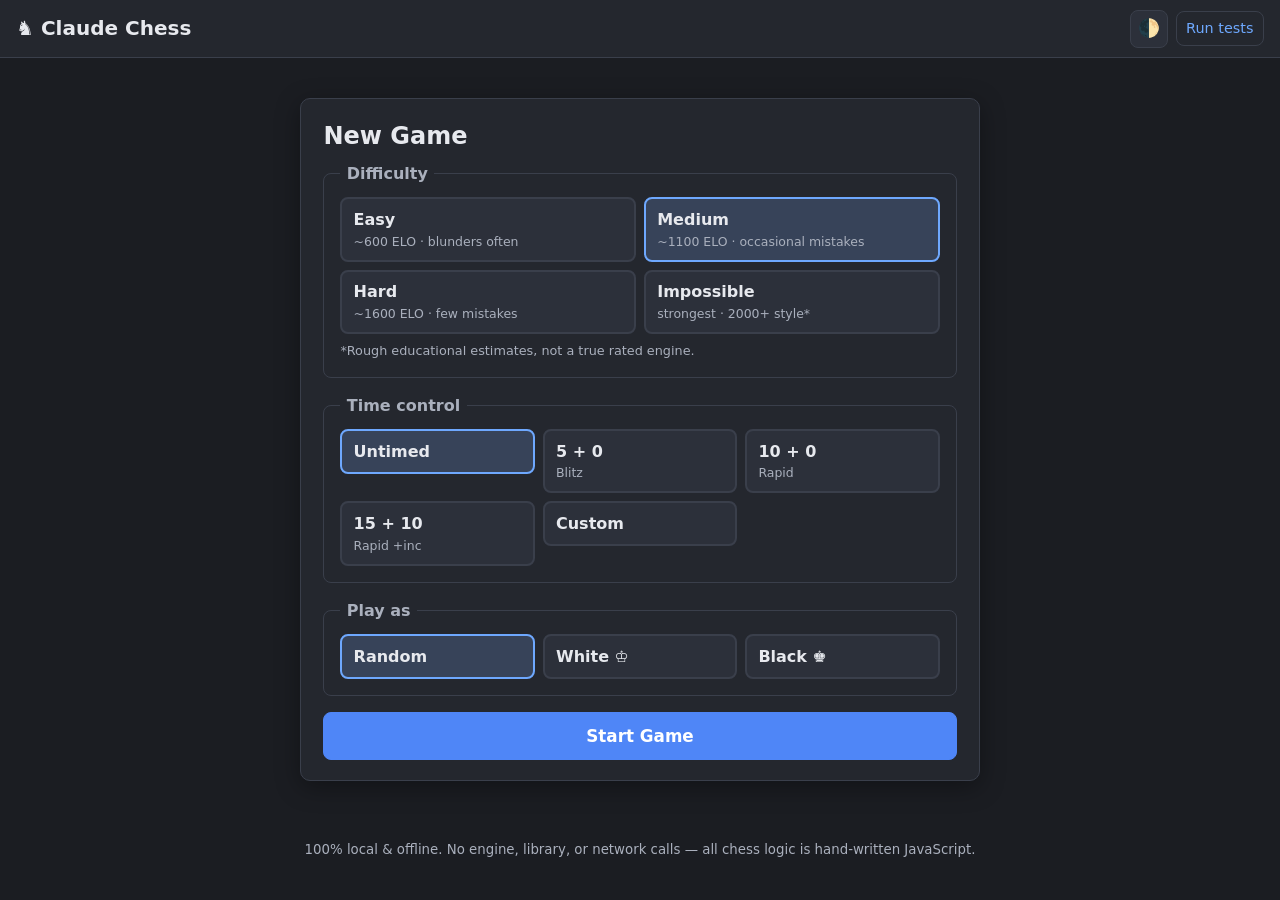
<file: index.html>
<!DOCTYPE html>
<html lang="en" data-theme="dark" data-board="classic">
<head>
  <meta charset="UTF-8">
  <meta name="viewport" content="width=device-width, initial-scale=1.0">
  <meta name="description" content="Offline browser chess vs a local AI bot. Vanilla HTML/CSS/JS, no dependencies.">
  <title>Claude Chess — Play vs a Local Bot</title>
  <link rel="stylesheet" href="styles.css">
</head>
<body>
  <a class="skip-link" href="#board">Skip to board</a>

  <header class="app-header">
    <h1>♞ Claude Chess</h1>
    <div class="header-controls">
      <button id="theme-toggle" type="button" class="icon-btn" aria-label="Toggle light/dark theme" title="Toggle theme">🌓</button>
      <a class="link-btn" href="tests.html">Run tests</a>
    </div>
  </header>

  <!-- ============================ SETUP SCREEN ============================ -->
  <main id="setup-screen" class="screen" aria-labelledby="setup-title">
    <section class="setup-card">
      <h2 id="setup-title">New Game</h2>

      <!-- Resume prompt (shown only when a saved unfinished game exists) -->
      <div id="resume-panel" class="resume-panel" hidden>
        <p>You have an unfinished game.</p>
        <div class="resume-actions">
          <button id="resume-btn" type="button" class="btn primary">Resume Game</button>
          <button id="discard-btn" type="button" class="btn">Start New Game</button>
        </div>
      </div>

      <form id="setup-form">
        <fieldset>
          <legend>Difficulty</legend>
          <div class="option-grid" role="radiogroup" aria-label="Difficulty">
            <label class="option">
              <input type="radio" name="difficulty" value="easy">
              <span class="option-body"><strong>Easy</strong><small>~600 ELO · blunders often</small></span>
            </label>
            <label class="option">
              <input type="radio" name="difficulty" value="medium" checked>
              <span class="option-body"><strong>Medium</strong><small>~1100 ELO · occasional mistakes</small></span>
            </label>
            <label class="option">
              <input type="radio" name="difficulty" value="hard">
              <span class="option-body"><strong>Hard</strong><small>~1600 ELO · few mistakes</small></span>
            </label>
            <label class="option">
              <input type="radio" name="difficulty" value="impossible">
              <span class="option-body"><strong>Impossible</strong><small>strongest · 2000+ style*</small></span>
            </label>
          </div>
          <p class="hint">*Rough educational estimates, not a true rated engine.</p>
        </fieldset>

        <fieldset>
          <legend>Time control</legend>
          <div class="option-grid time-grid" role="radiogroup" aria-label="Time control">
            <label class="option"><input type="radio" name="time" value="untimed" checked><span class="option-body"><strong>Untimed</strong></span></label>
            <label class="option"><input type="radio" name="time" value="5+0"><span class="option-body"><strong>5 + 0</strong><small>Blitz</small></span></label>
            <label class="option"><input type="radio" name="time" value="10+0"><span class="option-body"><strong>10 + 0</strong><small>Rapid</small></span></label>
            <label class="option"><input type="radio" name="time" value="15+10"><span class="option-body"><strong>15 + 10</strong><small>Rapid +inc</small></span></label>
            <label class="option"><input type="radio" name="time" value="custom"><span class="option-body"><strong>Custom</strong></span></label>
          </div>
          <div id="custom-time" class="custom-time" hidden>
            <label>Minutes
              <input type="number" id="custom-minutes" min="1" max="180" value="10" step="1">
            </label>
            <label>Increment (sec)
              <input type="number" id="custom-increment" min="0" max="60" value="5" step="1">
            </label>
          </div>
        </fieldset>

        <fieldset>
          <legend>Play as</legend>
          <div class="option-grid color-grid" role="radiogroup" aria-label="Piece color">
            <label class="option"><input type="radio" name="color" value="random" checked><span class="option-body"><strong>Random</strong></span></label>
            <label class="option"><input type="radio" name="color" value="white"><span class="option-body"><strong>White ♔</strong></span></label>
            <label class="option"><input type="radio" name="color" value="black"><span class="option-body"><strong>Black ♚</strong></span></label>
          </div>
        </fieldset>

        <button type="submit" class="btn primary big">Start Game</button>
      </form>
    </section>
  </main>

  <!-- ============================ GAME SCREEN ============================ -->
  <main id="game-screen" class="screen" hidden>
    <div class="game-layout">
      <!-- Board column -->
      <div class="board-column">
        <div id="status-bar" class="status-bar">
          <span id="status-turn" class="status-turn">White to move</span>
          <span id="status-detail" class="status-detail" aria-live="polite"></span>
        </div>

        <div id="board-wrap" class="board-wrap">
          <div id="board" class="board" role="grid" aria-label="Chess board. Use arrow keys to move, Enter or Space to select and move pieces."></div>
          <!-- Promotion overlay -->
          <div id="promotion" class="promotion" hidden role="dialog" aria-modal="true" aria-label="Choose promotion piece"></div>
        </div>

        <div id="toast" class="toast" role="status" aria-live="assertive"></div>
        <div id="sr-live" class="visually-hidden" aria-live="polite"></div>
      </div>

      <!-- Side panel -->
      <aside class="side-panel" aria-label="Game information and controls">
        <div class="clocks" id="clocks">
          <div class="clock" id="clock-top">
            <span class="clock-label" id="clock-top-label">Black</span>
            <span class="clock-time" id="clock-top-time">∞</span>
          </div>
          <div class="clock" id="clock-bottom">
            <span class="clock-label" id="clock-bottom-label">White</span>
            <span class="clock-time" id="clock-bottom-time">∞</span>
          </div>
        </div>

        <div class="captured-row">
          <div class="captured" id="captured-top" aria-label="Pieces captured by the top player"></div>
          <div class="captured" id="captured-bottom" aria-label="Pieces captured by the bottom player"></div>
        </div>

        <div class="controls">
          <button id="new-game-btn" type="button" class="btn">New Game</button>
          <button id="undo-btn" type="button" class="btn">Undo</button>
          <button id="resign-btn" type="button" class="btn">Resign</button>
          <button id="flip-btn" type="button" class="btn">Flip</button>
        </div>

        <div class="panel-block">
          <h3>Move history</h3>
          <ol id="move-history" class="move-history" aria-label="Move history in algebraic notation"></ol>
        </div>

        <div class="panel-block">
          <h3>Board theme</h3>
          <label class="field-label" for="board-select">Board colors</label>
          <select id="board-select" class="select">
            <option value="classic">Classic green</option>
            <option value="blue">Ocean blue</option>
            <option value="walnut">Walnut</option>
            <option value="gray">Slate gray</option>
          </select>
        </div>

        <div class="panel-block">
          <h3>Position</h3>
          <label class="field-label" for="fen-input">FEN</label>
          <input id="fen-input" class="fen-input" type="text" spellcheck="false" aria-label="Current position FEN. Editable to load a position.">
          <div class="btn-row">
            <button id="copy-fen-btn" type="button" class="btn small">Copy FEN</button>
            <button id="load-fen-btn" type="button" class="btn small">Load FEN</button>
            <button id="copy-pgn-btn" type="button" class="btn small">Copy PGN</button>
          </div>
        </div>
      </aside>
    </div>
  </main>

  <footer class="app-footer">
    <small>100% local &amp; offline. No engine, library, or network calls — all chess logic is hand-written JavaScript.</small>
  </footer>

  <!-- Scripts loaded as classic scripts so the page works from file:// too. -->
  <script src="chess.js"></script>
  <script src="ai.js"></script>
  <script src="app.js"></script>
</body>
</html>
</file>
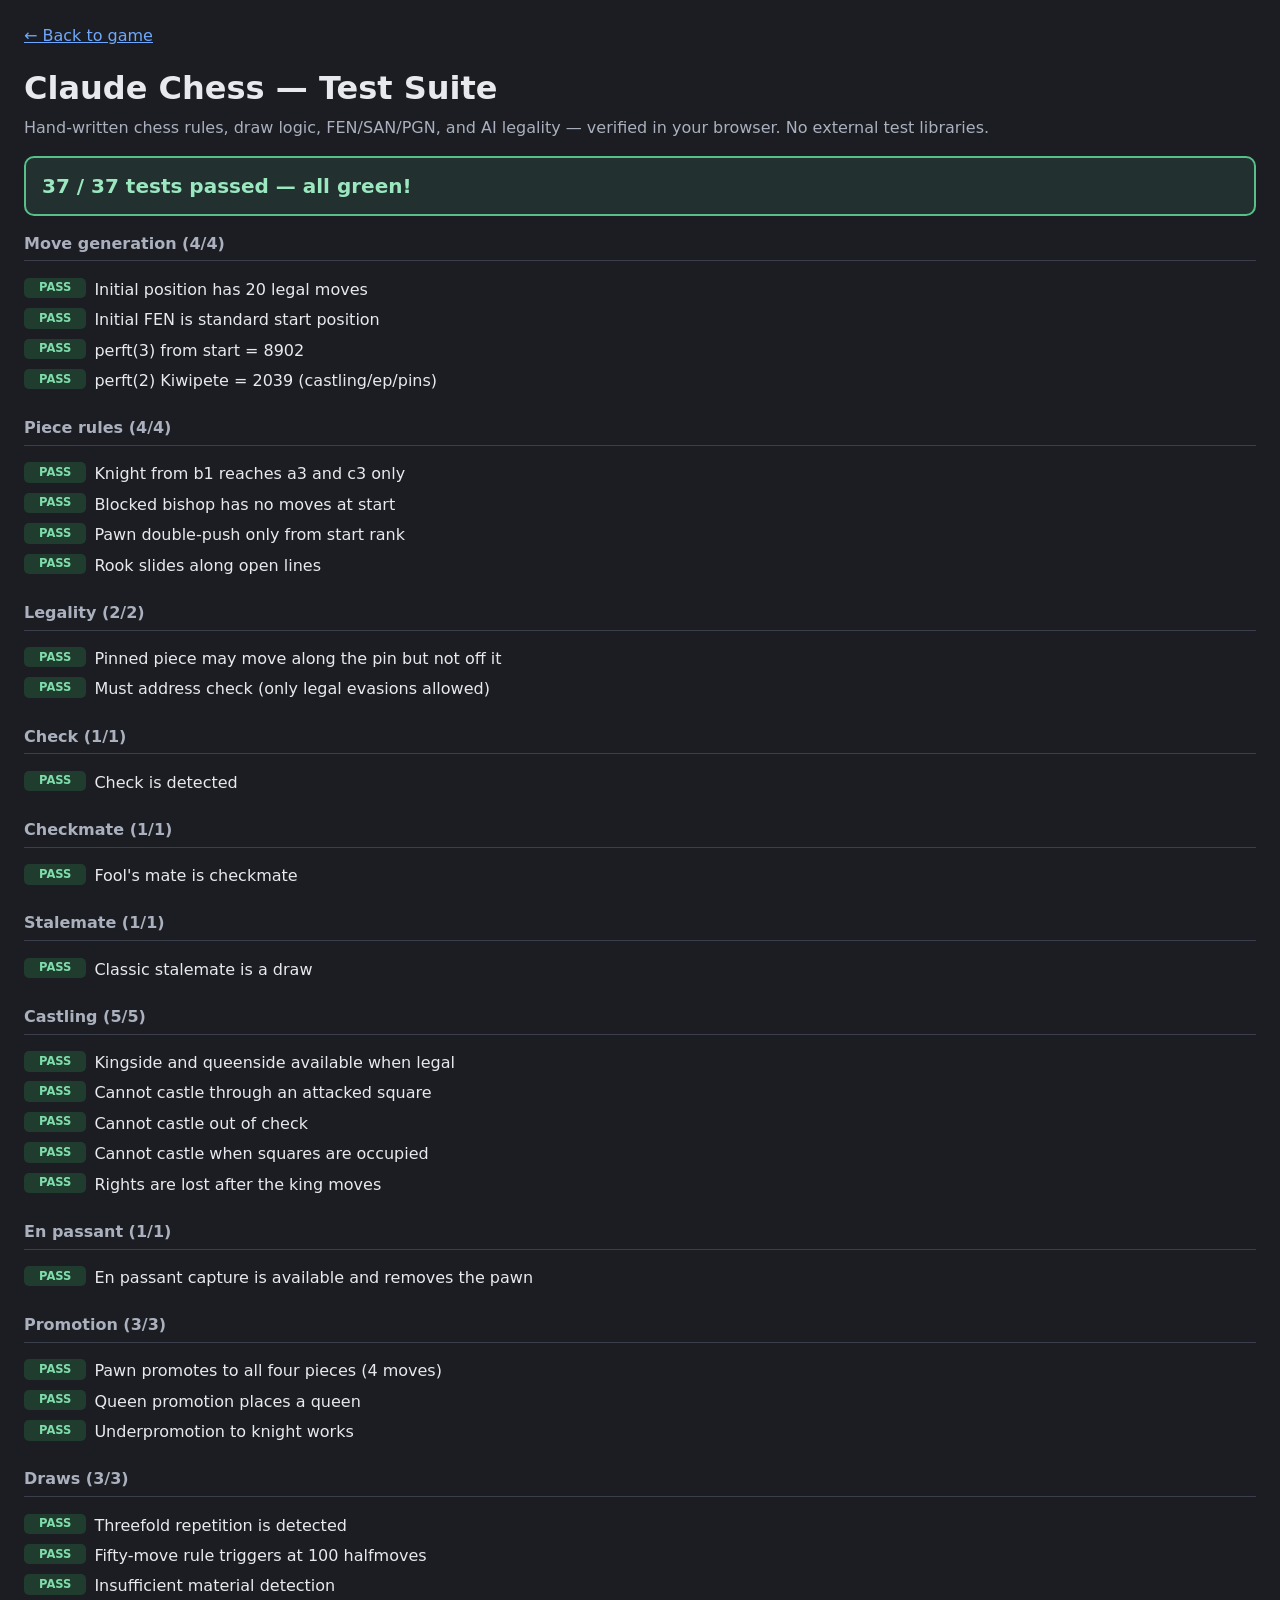
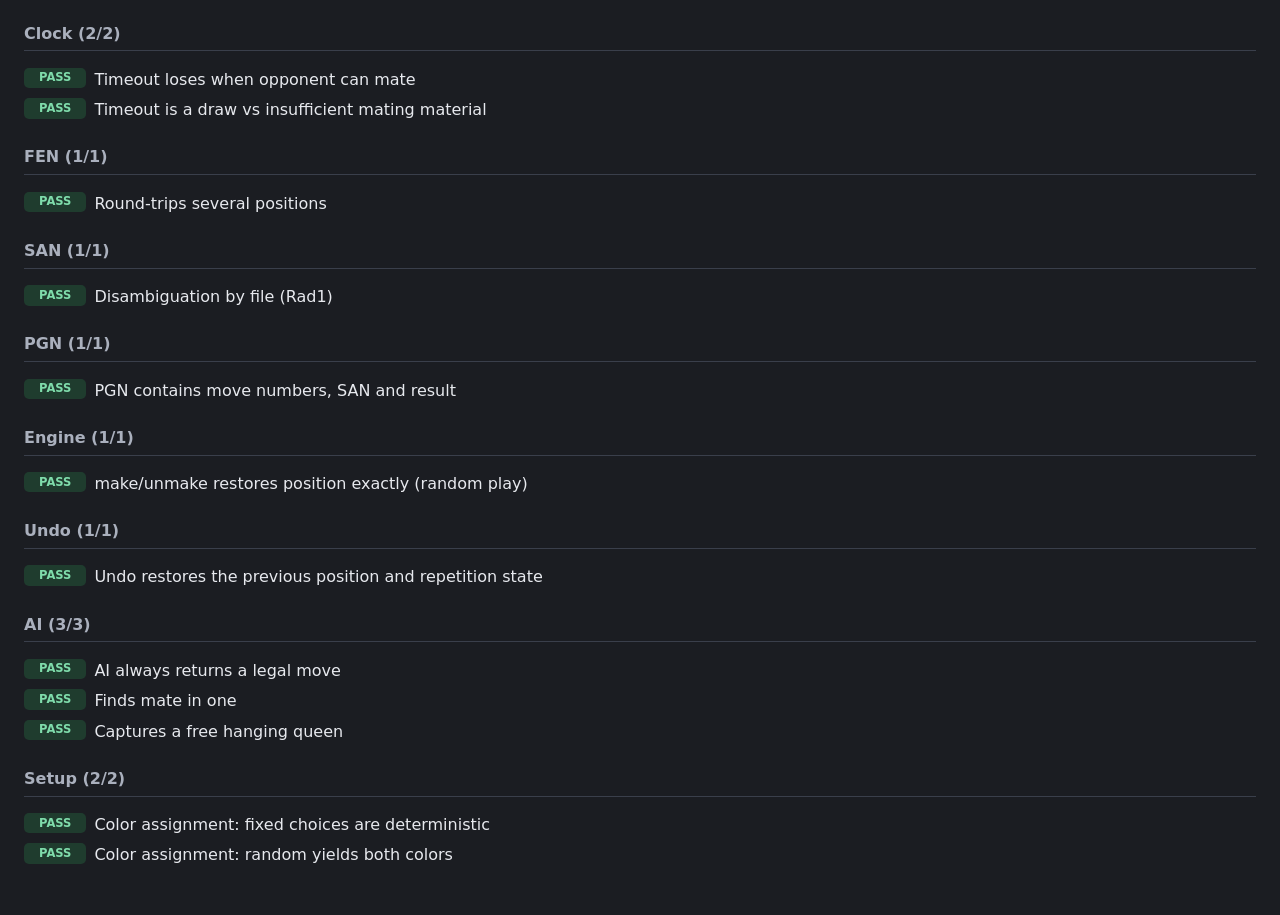
<file: tests.html>
<!DOCTYPE html>
<html lang="en" data-theme="dark">
<head>
  <meta charset="UTF-8">
  <meta name="viewport" content="width=device-width, initial-scale=1.0">
  <title>Claude Chess — Test Suite</title>
  <style>
    :root { color-scheme: dark; }
    body {
      margin: 0; padding: 1.5rem;
      font-family: system-ui, -apple-system, "Segoe UI", Roboto, Helvetica, Arial, sans-serif;
      background: #1b1d22; color: #e7e9ee; line-height: 1.5;
    }
    a { color: #6ea8fe; }
    h1 { margin: 0 0 0.25rem; }
    .lead { color: #aab0bd; margin-top: 0; }
    .summary {
      font-size: 1.25rem; font-weight: 700; padding: 0.8rem 1rem; border-radius: 10px;
      margin: 1rem 0; border: 2px solid #3a3f4b; background: #24272e;
    }
    .summary.all-pass { border-color: #57c08a; background: rgba(87, 192, 138, 0.12); color: #9be7c0; }
    .summary.has-fail { border-color: #e5616b; background: rgba(229, 97, 107, 0.12); color: #f3a3a8; }
    .group { margin-bottom: 1.25rem; }
    .group h2 { font-size: 1rem; color: #aab0bd; border-bottom: 1px solid #3a3f4b; padding-bottom: 0.3rem; }
    .case { display: flex; align-items: flex-start; gap: 0.5rem; padding: 0.2rem 0; flex-wrap: wrap; }
    .badge {
      font-size: 0.72rem; font-weight: 700; padding: 0.1rem 0.45rem; border-radius: 5px; min-width: 3rem; text-align: center;
    }
    .case.pass .badge { background: #1f3c2e; color: #7fdcab; }
    .case.fail .badge { background: #46232a; color: #f3a3a8; }
    .case-name { flex: 1 1 auto; }
    .err {
      flex-basis: 100%; margin: 0.25rem 0 0.5rem 3.5rem; padding: 0.5rem 0.75rem;
      background: #2c1d20; color: #f3a3a8; border-radius: 6px; white-space: pre-wrap; font-size: 0.85rem;
    }
    .running { color: #aab0bd; }
    .back { display: inline-block; margin-bottom: 1rem; }
  </style>
</head>
<body>
  <a class="back" href="index.html">← Back to game</a>
  <h1>Claude Chess — Test Suite</h1>
  <p class="lead">Hand-written chess rules, draw logic, FEN/SAN/PGN, and AI legality — verified in your browser. No external test libraries.</p>

  <div id="summary" class="summary running">Running tests…</div>
  <div id="results"></div>

  <!-- Load the same engine + AI the game uses, then the tests. -->
  <script src="chess.js"></script>
  <script src="ai.js"></script>
  <script src="test.js"></script>
</body>
</html>
</file>
<file: styles.css>
/* ============================================================================
   Claude Chess — styles.css
   Theming via [data-theme] (light/dark) and [data-board] (square palette).
   ========================================================================== */

:root {
  --bg: #1b1d22;
  --bg-elev: #24272e;
  --bg-elev-2: #2c303a;
  --text: #e7e9ee;
  --text-dim: #aab0bd;
  --border: #3a3f4b;
  --accent: #6ea8fe;
  --accent-strong: #4f86f7;
  --danger: #e5616b;
  --good: #57c08a;
  --shadow: 0 6px 24px rgba(0, 0, 0, 0.35);
  --radius: 10px;

  /* default board (classic green) */
  --sq-light: #ebecd0;
  --sq-dark: #739552;
  --hl-select: rgba(255, 235, 59, 0.55);
  --hl-last: rgba(255, 235, 59, 0.28);
  --hl-last-ring: rgba(255, 235, 59, 0.5);
  --hl-legal: rgba(20, 20, 20, 0.32);
  --hl-check: #e5616b;
}

html[data-theme="light"] {
  --bg: #f3f4f7;
  --bg-elev: #ffffff;
  --bg-elev-2: #eef0f4;
  --text: #1c2030;
  --text-dim: #5b6275;
  --border: #d3d7e0;
  --accent: #2f6df0;
  --accent-strong: #2257d6;
  --shadow: 0 6px 20px rgba(30, 40, 70, 0.12);
}

/* Board palettes */
html[data-board="classic"] { --sq-light: #ebecd0; --sq-dark: #739552; }
html[data-board="blue"]    { --sq-light: #dee3e6; --sq-dark: #4a7ba6; }
html[data-board="walnut"]  { --sq-light: #ecd9b8; --sq-dark: #9c6b3f; }
html[data-board="gray"]    { --sq-light: #d8dbe0; --sq-dark: #6d7480; }

* { box-sizing: border-box; }

body {
  margin: 0;
  font-family: system-ui, -apple-system, "Segoe UI", Roboto, Helvetica, Arial, sans-serif;
  background: var(--bg);
  color: var(--text);
  line-height: 1.45;
  -webkit-text-size-adjust: 100%;
}

h1, h2, h3 { margin: 0 0 0.5rem; font-weight: 650; }

/* Accessibility helpers */
.visually-hidden {
  position: absolute !important;
  width: 1px; height: 1px;
  padding: 0; margin: -1px;
  overflow: hidden; clip: rect(0, 0, 0, 0);
  white-space: nowrap; border: 0;
}
.skip-link {
  position: absolute; left: -999px; top: 0; z-index: 100;
  background: var(--accent-strong); color: #fff; padding: 0.5rem 0.75rem; border-radius: 0 0 8px 0;
}
.skip-link:focus { left: 0; }

/* Header / footer */
.app-header {
  display: flex; align-items: center; justify-content: space-between;
  padding: 0.6rem 1rem; background: var(--bg-elev); border-bottom: 1px solid var(--border);
}
.app-header h1 { font-size: 1.25rem; margin: 0; }
.header-controls { display: flex; align-items: center; gap: 0.5rem; }
.icon-btn {
  background: var(--bg-elev-2); color: var(--text); border: 1px solid var(--border);
  border-radius: 8px; width: 38px; height: 38px; font-size: 1.1rem; cursor: pointer;
}
.icon-btn:hover { border-color: var(--accent); }
.link-btn {
  color: var(--accent); text-decoration: none; font-size: 0.9rem; padding: 0.4rem 0.6rem;
  border: 1px solid var(--border); border-radius: 8px;
}
.link-btn:hover { border-color: var(--accent); }
.app-footer { padding: 1rem; text-align: center; color: var(--text-dim); }

/* Screens */
.screen { padding: 1rem; }
[hidden] { display: none !important; }

/* ----- Setup screen ----- */
.setup-card {
  max-width: 680px; margin: 1.5rem auto; background: var(--bg-elev);
  border: 1px solid var(--border); border-radius: var(--radius); padding: 1.25rem 1.4rem;
  box-shadow: var(--shadow);
}
.setup-card fieldset { border: 1px solid var(--border); border-radius: 8px; margin: 0 0 1rem; padding: 0.75rem 1rem 1rem; }
.setup-card legend { padding: 0 0.4rem; font-weight: 650; color: var(--text-dim); }
.option-grid { display: grid; grid-template-columns: repeat(2, 1fr); gap: 0.5rem; }
.time-grid { grid-template-columns: repeat(3, 1fr); }
.color-grid { grid-template-columns: repeat(3, 1fr); }
.option { position: relative; display: block; cursor: pointer; }
.option input { position: absolute; opacity: 0; inset: 0; cursor: pointer; }
.option-body {
  display: flex; flex-direction: column; gap: 0.1rem;
  border: 2px solid var(--border); border-radius: 8px; padding: 0.55rem 0.7rem; background: var(--bg-elev-2);
}
.option-body small { color: var(--text-dim); font-size: 0.78rem; }
.option input:checked + .option-body { border-color: var(--accent); background: color-mix(in srgb, var(--accent) 16%, var(--bg-elev-2)); }
.option input:focus-visible + .option-body { outline: 3px solid var(--accent); outline-offset: 2px; }
.hint { color: var(--text-dim); font-size: 0.8rem; margin: 0.5rem 0 0; }
.custom-time { display: flex; gap: 1rem; margin-top: 0.75rem; flex-wrap: wrap; }
.custom-time label { display: flex; flex-direction: column; font-size: 0.85rem; gap: 0.25rem; }
.custom-time input { width: 120px; }

input[type="number"], input[type="text"], .select {
  background: var(--bg); color: var(--text); border: 1px solid var(--border);
  border-radius: 6px; padding: 0.4rem 0.5rem; font: inherit;
}
input:focus-visible, .select:focus-visible, button:focus-visible {
  outline: 3px solid var(--accent); outline-offset: 1px;
}

.resume-panel {
  border: 1px solid var(--accent); background: color-mix(in srgb, var(--accent) 12%, var(--bg-elev));
  border-radius: 8px; padding: 0.75rem 1rem; margin-bottom: 1rem;
}
.resume-actions { display: flex; gap: 0.5rem; flex-wrap: wrap; }

/* Buttons */
.btn {
  background: var(--bg-elev-2); color: var(--text); border: 1px solid var(--border);
  border-radius: 8px; padding: 0.5rem 0.8rem; font: inherit; cursor: pointer; transition: border-color .12s, background .12s;
}
.btn:hover:not(:disabled) { border-color: var(--accent); }
.btn:disabled { opacity: 0.5; cursor: not-allowed; }
.btn.primary { background: var(--accent-strong); color: #fff; border-color: var(--accent-strong); }
.btn.primary:hover:not(:disabled) { background: var(--accent); }
.btn.big { width: 100%; padding: 0.7rem; font-size: 1.05rem; font-weight: 650; }
.btn.small { padding: 0.35rem 0.55rem; font-size: 0.85rem; }

/* ----- Game layout ----- */
.game-layout {
  display: flex; gap: 1.25rem; align-items: flex-start; justify-content: center;
  max-width: 1100px; margin: 0 auto; flex-wrap: wrap;
}
.board-column { flex: 0 1 auto; }
.side-panel {
  flex: 1 1 300px; min-width: 280px; max-width: 360px;
  display: flex; flex-direction: column; gap: 0.85rem;
}

.status-bar {
  display: flex; align-items: center; justify-content: space-between; gap: 0.5rem;
  background: var(--bg-elev); border: 1px solid var(--border); border-radius: 8px;
  padding: 0.5rem 0.8rem; margin-bottom: 0.5rem; min-height: 2.6rem;
}
.status-turn { font-weight: 650; }
.status-detail { color: var(--accent); font-weight: 600; }
.status-detail.thinking::after { content: ""; animation: dots 1.2s steps(4, end) infinite; }
@keyframes dots { 0% { content: ""; } 25% { content: "."; } 50% { content: ".."; } 75% { content: "..."; } }

/* ----- Board ----- */
.board-wrap {
  position: relative;
  width: min(92vw, 70vh, 640px);
  height: min(92vw, 70vh, 640px);
}
.board {
  display: flex; flex-direction: column;
  width: 100%; height: 100%;
  border: 3px solid var(--bg-elev-2); border-radius: 6px; overflow: hidden;
  box-shadow: var(--shadow);
  touch-action: none; /* allow custom pointer dragging on touch */
  user-select: none;
}
.board-row { display: flex; flex: 1 1 0; }
.cell {
  position: relative; flex: 1 1 0;
  display: flex; align-items: center; justify-content: center;
  cursor: pointer; border: 0; padding: 0; margin: 0;
  font-size: clamp(1.5rem, 7.2vw, 3rem);
}
.board-wrap { font-size: 0; }
.cell.light { background: var(--sq-light); }
.cell.dark { background: var(--sq-dark); }

/* coordinate labels */
.coord { position: absolute; font-size: 0.62rem; font-weight: 700; line-height: 1; opacity: 0.8; pointer-events: none; }
.coord.file { right: 3px; bottom: 2px; }
.coord.rank { left: 3px; top: 2px; }
.cell.light .coord { color: var(--sq-dark); }
.cell.dark .coord { color: var(--sq-light); }

/* pieces — rendered as bundled SVG images that scale with the square size */
.piece {
  pointer-events: none;
  width: 92%; height: 92%;
  background-position: center;
  background-repeat: no-repeat;
  background-size: contain;
  /* subtle lift so white pieces read on light squares and black on dark ones,
     across every board palette and both light/dark UI themes */
  filter: drop-shadow(0 1px 1.5px rgba(0, 0, 0, 0.45));
}

/* move/selection indicators (shape-based, not color-only) */
.cell.selected::before {
  content: ""; position: absolute; inset: 0; background: var(--hl-select); z-index: 1;
}
.cell.last-move::after {
  content: ""; position: absolute; inset: 0; z-index: 0;
  background: var(--hl-last);
  box-shadow: inset 0 0 0 2px var(--hl-last-ring);
}
.cell.legal-move .dot {
  position: absolute; width: 30%; height: 30%; border-radius: 50%;
  background: var(--hl-legal); z-index: 2;
}
.cell.legal-capture .dot {
  position: absolute; inset: 6%; border-radius: 50%;
  border: 4px solid var(--hl-legal); background: transparent; z-index: 2;
  box-sizing: border-box;
}
.cell.in-check { box-shadow: inset 0 0 0 4px var(--hl-check); }
.cell.focused { outline: 4px solid var(--accent); outline-offset: -4px; z-index: 3; }
.cell.drag-over { box-shadow: inset 0 0 0 4px var(--accent); }
.cell .piece { position: relative; z-index: 2; }

/* drag ghost */
.drag-ghost {
  position: fixed; z-index: 1000; pointer-events: none;
  transform: translate(-50%, -50%); will-change: left, top;
  display: flex; align-items: center; justify-content: center;
}

/* sliding piece used for move animations (click-to-move, keyboard, bot) */
.slide-ghost {
  position: fixed; z-index: 1000; pointer-events: none;
  background-position: center; background-repeat: no-repeat; background-size: contain;
  filter: drop-shadow(0 1px 1.5px rgba(0, 0, 0, 0.45));
  will-change: transform;
}

/* Promotion overlay */
.promotion {
  position: absolute; inset: 0; z-index: 50;
  background: rgba(0, 0, 0, 0.55);
  display: flex; align-items: center; justify-content: center; gap: 0.5rem; flex-wrap: wrap;
}
.promotion button {
  width: 22%; aspect-ratio: 1; min-width: 56px;
  background: var(--bg-elev); border: 2px solid var(--border); border-radius: 10px;
  cursor: pointer; font-size: clamp(1.8rem, 6vw, 2.6rem); display: flex; align-items: center; justify-content: center;
}
.promotion button:hover, .promotion button:focus-visible { border-color: var(--accent); }

/* Toast */
.toast {
  min-height: 1.4rem; margin-top: 0.5rem; text-align: center;
  color: var(--danger); font-weight: 600; transition: opacity .2s; opacity: 0;
}
.toast.show { opacity: 1; }
.shake { animation: shake 0.32s; }
@keyframes shake {
  0%,100% { transform: translateX(0); }
  20% { transform: translateX(-6px); } 40% { transform: translateX(6px); }
  60% { transform: translateX(-4px); } 80% { transform: translateX(4px); }
}

/* ----- Side panel blocks ----- */
.clocks { display: flex; flex-direction: column; gap: 0.4rem; }
.clock {
  display: flex; align-items: center; justify-content: space-between;
  background: var(--bg-elev); border: 1px solid var(--border); border-radius: 8px; padding: 0.4rem 0.8rem;
}
.clock-label { color: var(--text-dim); font-weight: 600; }
.clock-time { font-variant-numeric: tabular-nums; font-size: 1.4rem; font-weight: 700; letter-spacing: 0.5px; }
.clock.active { border-color: var(--accent); background: color-mix(in srgb, var(--accent) 14%, var(--bg-elev)); }
.clock.low .clock-time { color: var(--danger); }

.captured-row { display: flex; flex-direction: column; gap: 0.25rem; }
.captured {
  min-height: 1.8rem; background: var(--bg-elev); border: 1px solid var(--border); border-radius: 8px;
  padding: 0.2rem 0.5rem; line-height: 1.4; display: flex; align-items: center; flex-wrap: wrap; gap: 1px;
}
.captured .adv { margin-left: auto; font-size: 0.85rem; color: var(--good); font-weight: 700; }
.cap-piece {
  display: inline-block; width: 1.4rem; height: 1.4rem;
  background-position: center; background-repeat: no-repeat; background-size: contain;
  filter: drop-shadow(0 1px 1px rgba(0, 0, 0, 0.35));
}

.controls { display: grid; grid-template-columns: repeat(2, 1fr); gap: 0.5rem; }

.panel-block {
  background: var(--bg-elev); border: 1px solid var(--border); border-radius: 8px; padding: 0.6rem 0.8rem;
}
.panel-block h3 { font-size: 0.95rem; color: var(--text-dim); }
.move-history {
  list-style: none; margin: 0; padding: 0; max-height: 220px; overflow-y: auto;
  display: grid; grid-template-columns: 2.2rem 1fr 1fr; gap: 0.1rem 0.4rem; font-variant-numeric: tabular-nums;
}
.move-history .movenum { color: var(--text-dim); }
.move-history .san { padding: 0.05rem 0.3rem; border-radius: 4px; }
.move-history .san.current { background: color-mix(in srgb, var(--accent) 25%, transparent); }

.field-label { display: block; font-size: 0.78rem; color: var(--text-dim); margin-bottom: 0.2rem; }
.fen-input { width: 100%; font-family: ui-monospace, "SF Mono", Menlo, Consolas, monospace; font-size: 0.78rem; }
.btn-row { display: flex; gap: 0.4rem; margin-top: 0.5rem; flex-wrap: wrap; }
.select { width: 100%; }

/* ----- Responsive ----- */
@media (max-width: 900px) {
  .game-layout { flex-direction: column; align-items: center; }
  .side-panel { max-width: min(92vw, 640px); width: min(92vw, 640px); }
}
@media (max-width: 520px) {
  .option-grid { grid-template-columns: 1fr 1fr; }
  .app-header h1 { font-size: 1.05rem; }
  .controls { grid-template-columns: repeat(2, 1fr); }
}

@media (prefers-reduced-motion: reduce) {
  .shake, .status-detail.thinking::after { animation: none; }
}
</file>
